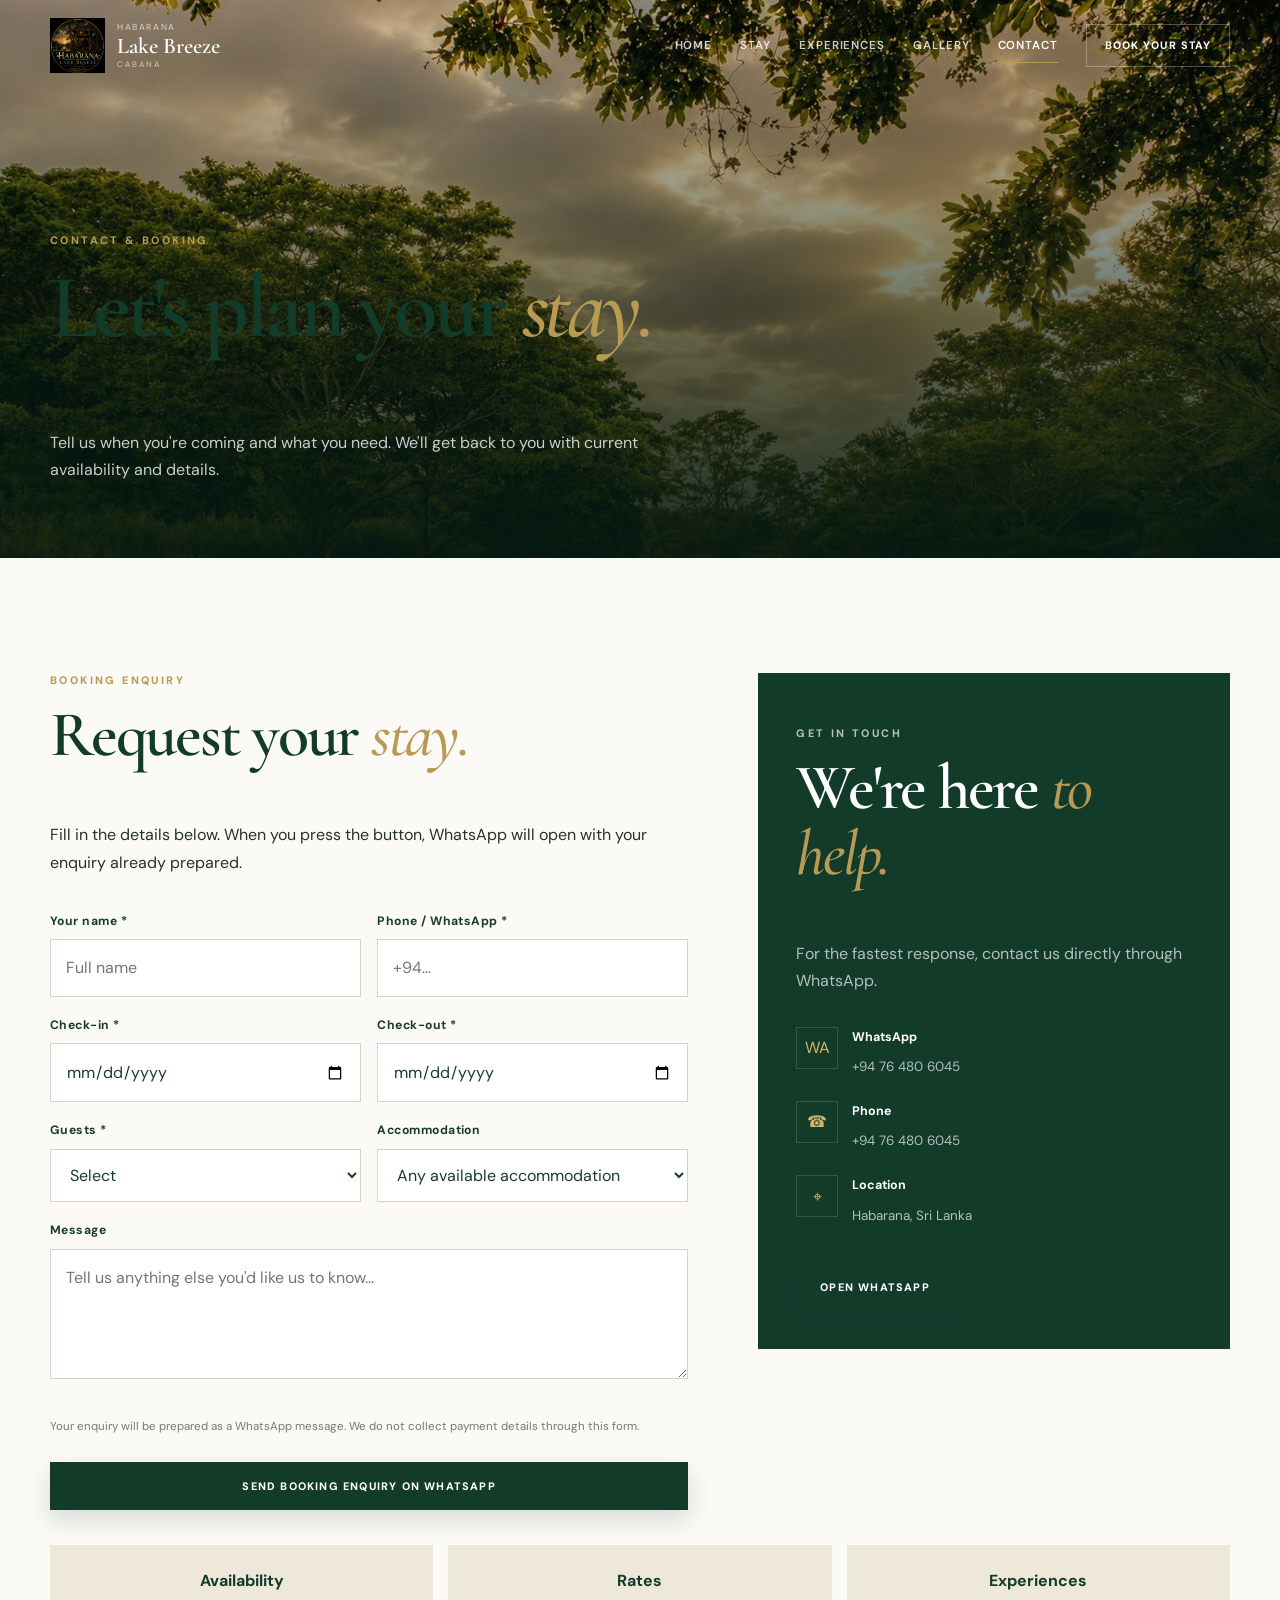
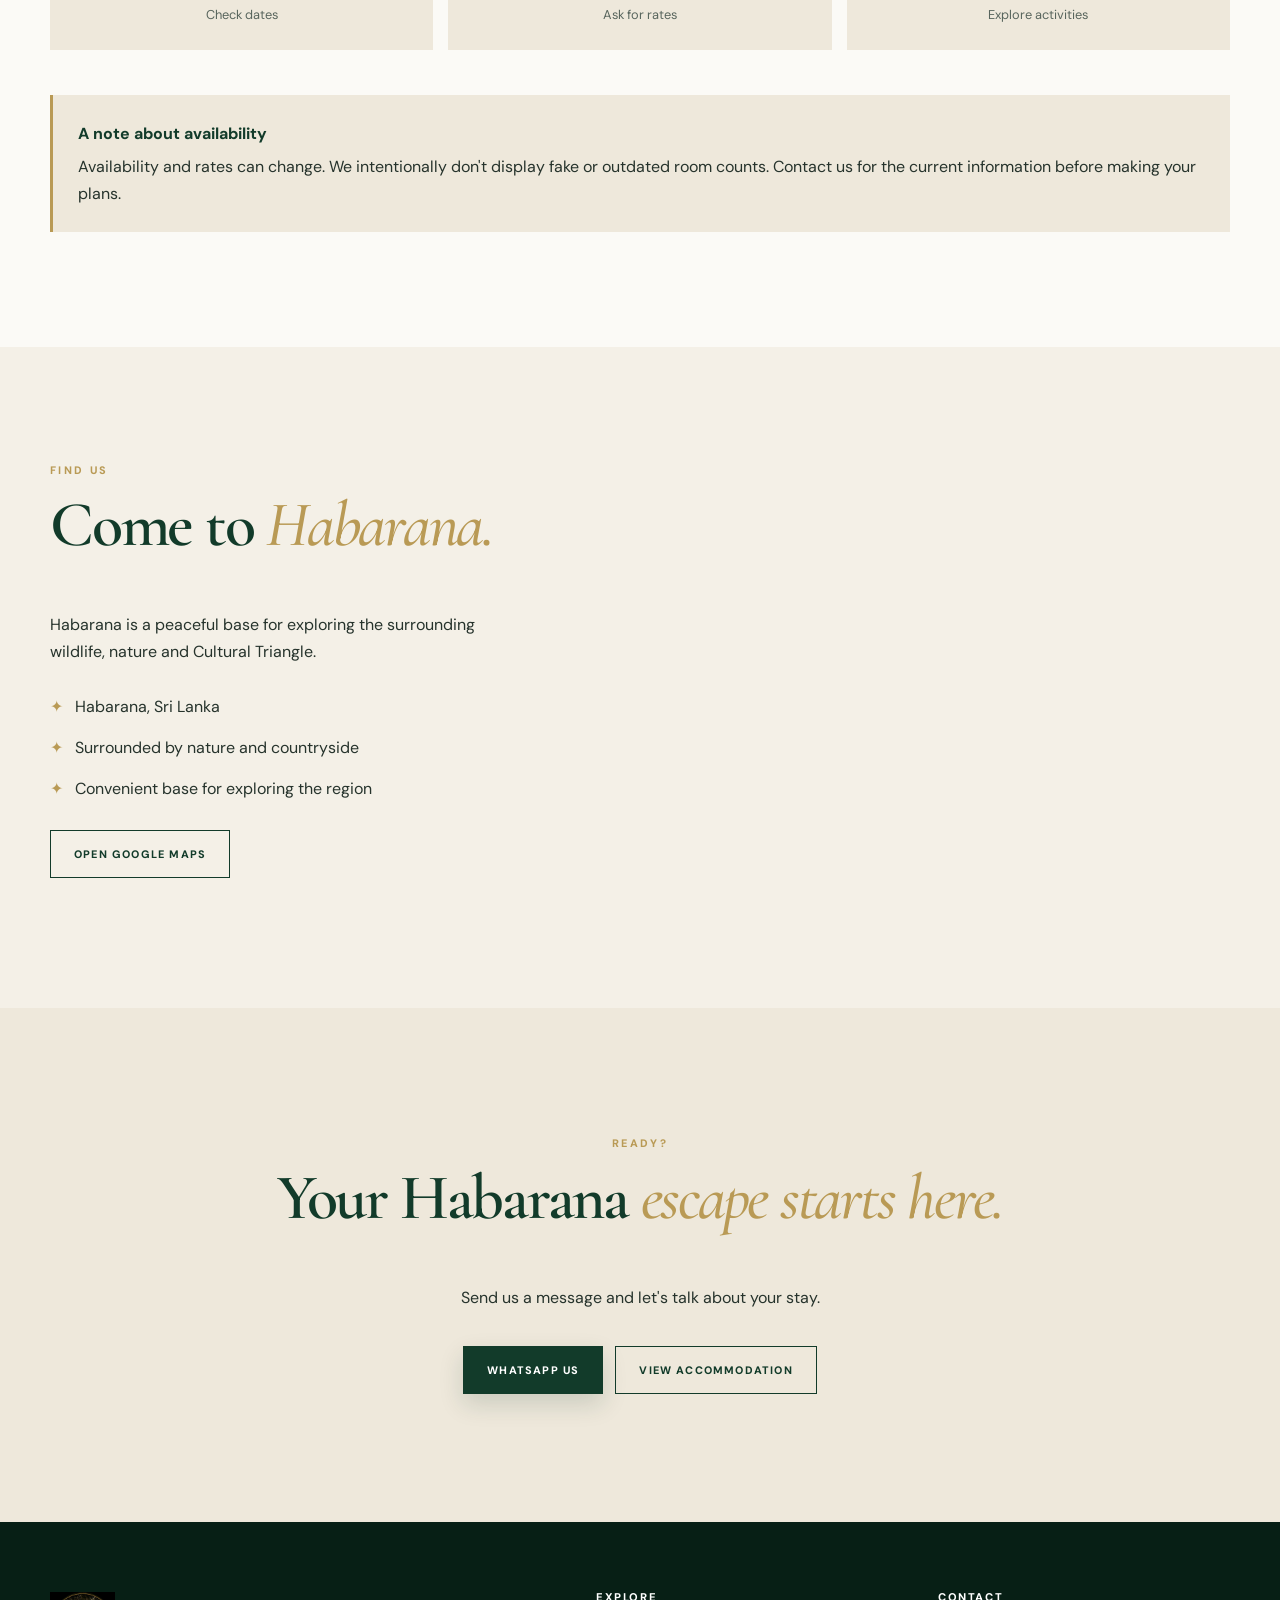
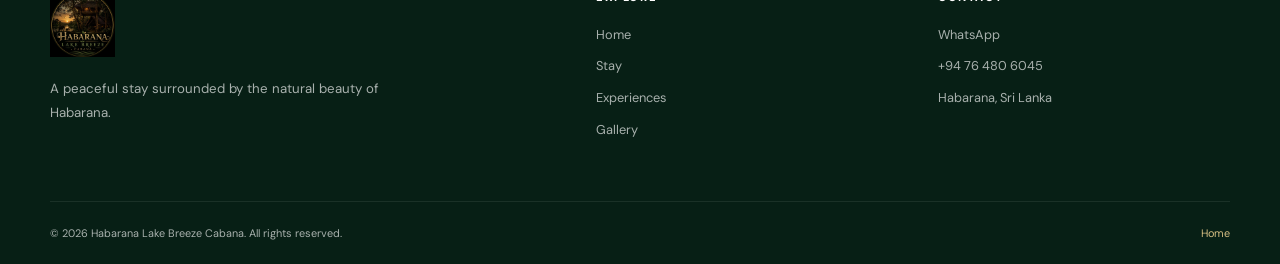
<file: contact.html>
<!DOCTYPE html>
<html lang="en">
<head>

    <meta charset="UTF-8">

    <meta
        name="viewport"
        content="width=device-width, initial-scale=1.0"
    >

    <meta
        name="description"
        content="Contact Habarana Lake Breeze Cabana for bookings, availability and enquiries."
    >

    <meta
        name="theme-color"
        content="#123b2a"
    >

    <title>
        Contact & Booking | Habarana Lake Breeze Cabana
    </title>

    <link rel="icon" href="favicon.png">

    <link
        rel="preconnect"
        href="https://fonts.googleapis.com"
    >

    <link
        rel="preconnect"
        href="https://fonts.gstatic.com"
        crossorigin
    >

    <link
        href="https://fonts.googleapis.com/css2?family=Cormorant+Garamond:wght@400;500;600;700&family=DM+Sans:wght@400;500;600;700&display=swap"
        rel="stylesheet"
    >

    <link
        rel="stylesheet"
        href="css/style.css"
    >

    <style>

        .page-hero {
            min-height: 62vh;
            position: relative;
            display: flex;
            align-items: flex-end;
            isolation: isolate;
            color: #fff;
        }

        .page-hero-image,
        .page-hero-overlay {
            position: absolute;
            inset: 0;
            z-index: -2;
        }

        .page-hero-image img {
            width: 100%;
            height: 100%;
            object-fit: cover;
        }

        .page-hero-overlay {
            z-index: -1;
            background:
                linear-gradient(
                    to top,
                    rgba(5,25,17,.92),
                    rgba(5,25,17,.15)
                );
        }

        .page-hero-content {
            padding-bottom: 75px;
        }

        .page-hero-content p:not(.eyebrow) {
            max-width: 650px;
            margin-top: 20px;
            color: rgba(255,255,255,.78);
        }


        /* BOOKING AREA */

        .booking-layout {
            display: grid;
            grid-template-columns: 1.15fr .85fr;
            gap: 70px;
            align-items: start;
        }

        .booking-copy p:not(.eyebrow) {
            margin-top: 20px;
        }

        .booking-form {
            margin-top: 35px;
            display: grid;
            gap: 18px;
        }

        .form-row {
            display: grid;
            grid-template-columns: 1fr 1fr;
            gap: 16px;
        }

        .form-group {
            display: grid;
            gap: 8px;
        }

        .form-group label {
            color: #183d2c;
            font-size: .76rem;
            font-weight: 700;
            letter-spacing: .04em;
        }

        .form-group input,
        .form-group select,
        .form-group textarea {
            width: 100%;
            border: 1px solid #d8d3c8;
            background: #fff;
            color: #183d2c;
            padding: 14px 15px;
            border-radius: 0;
            font: inherit;
            outline: none;
            transition:
                border-color .2s ease,
                box-shadow .2s ease;
        }

        .form-group textarea {
            min-height: 130px;
            resize: vertical;
        }

        .form-group input:focus,
        .form-group select:focus,
        .form-group textarea:focus {
            border-color: #52745f;
            box-shadow:
                0 0 0 3px rgba(82,116,95,.10);
        }

        .form-help {
            color: #727a73;
            font-size: .72rem;
        }

        .booking-form .btn {
            width: 100%;
            margin-top: 8px;
        }


        /* CONTACT CARD */

        .contact-card {
            padding: 38px;
            background: #123b2a;
            color: #fff;
            position: sticky;
            top: 110px;
        }

        .contact-card h2 {
            color: #fff;
        }

        .contact-card > p {
            color: rgba(255,255,255,.68);
            margin-top: 15px;
        }

        .contact-details {
            margin-top: 32px;
            display: grid;
            gap: 22px;
        }

        .contact-detail {
            display: grid;
            grid-template-columns: 42px 1fr;
            gap: 14px;
            align-items: start;
        }

        .contact-icon {
            width: 42px;
            height: 42px;
            display: grid;
            place-items: center;
            border: 1px solid rgba(255,255,255,.15);
            color: #d0b56f;
        }

        .contact-detail strong {
            display: block;
            color: #fff;
            font-size: .78rem;
            margin-bottom: 4px;
        }

        .contact-detail a,
        .contact-detail span {
            color: rgba(255,255,255,.68);
            font-size: .84rem;
        }

        .contact-detail a:hover {
            color: #fff;
        }


        /* QUICK ACTIONS */

        .quick-actions {
            display: grid;
            grid-template-columns: repeat(3, 1fr);
            gap: 15px;
            margin-top: 35px;
        }

        .quick-action {
            padding: 22px;
            background: #eee8db;
            text-align: center;
        }

        .quick-action strong {
            display: block;
            color: #123b2a;
            margin-bottom: 6px;
        }

        .quick-action a {
            color: #58655d;
            font-size: .8rem;
        }


        /* MAP */

        .location-section {
            background: #f4f0e7;
        }

        .location-grid {
            display: grid;
            grid-template-columns: .8fr 1.2fr;
            gap: 55px;
            align-items: stretch;
        }

        .location-copy p:not(.eyebrow) {
            margin-top: 18px;
        }

        .location-points {
            margin-top: 28px;
            display: grid;
            gap: 14px;
        }

        .location-point {
            display: flex;
            gap: 12px;
            align-items: flex-start;
        }

        .location-point::before {
            content: "✦";
            color: #b99a55;
            flex-shrink: 0;
        }

        .map-frame {
            min-height: 430px;
            border: 0;
            width: 100%;
        }


        /* TRUST NOTE */

        .booking-note {
            margin-top: 45px;
            padding: 25px;
            background: #eee8db;
            border-left: 3px solid #b99a55;
        }

        .booking-note strong {
            display: block;
            color: #123b2a;
            margin-bottom: 6px;
        }


        /* RESPONSIVE */

        @media (max-width: 900px) {

            .booking-layout,
            .location-grid {
                grid-template-columns: 1fr;
            }

            .contact-card {
                position: static;
            }

            .map-frame {
                min-height: 350px;
            }

        }

        @media (max-width: 600px) {

            .page-hero {
                min-height: 560px;
            }

            .page-hero-content {
                padding-bottom: 55px;
            }

            .form-row {
                grid-template-columns: 1fr;
            }

            .contact-card {
                padding: 28px 22px;
            }

            .quick-actions {
                grid-template-columns: 1fr;
            }

        }

    </style>

</head>


<body>


<!-- =====================================================
     HEADER
===================================================== -->

<header
    class="site-header"
    id="siteHeader"
>

    <div class="container header-inner">

        <a
            href="index.html"
            class="brand"
            aria-label="Habarana Lake Breeze Cabana home"
        >

            <img
                src="images/logo.png"
                alt="Habarana Lake Breeze Cabana logo"
                class="brand-logo"
            >

            <div class="brand-text">

                <span>Habarana</span>

                <strong>Lake Breeze</strong>

                <small>Cabana</small>

            </div>

        </a>


        <button
            class="menu-toggle"
            id="menuToggle"
            type="button"
            aria-label="Open navigation menu"
            aria-expanded="false"
        >

            <span></span>
            <span></span>
            <span></span>

        </button>


        <nav
            class="main-nav"
            id="mainNav"
            aria-label="Main navigation"
        >

            <a
                href="index.html"
                class="nav-link"
            >
                Home
            </a>

            <a
                href="rooms.html"
                class="nav-link"
            >
                Stay
            </a>

            <a
                href="activities.html"
                class="nav-link"
            >
                Experiences
            </a>

            <a
                href="gallery.html"
                class="nav-link"
            >
                Gallery
            </a>

            <a
                href="contact.html"
                class="nav-link active"
            >
                Contact
            </a>

            <a
                href="https://wa.me/94764806045"
                class="nav-book"
                target="_blank"
                rel="noopener noreferrer"
            >
                Book your stay
            </a>

        </nav>

    </div>

</header>


<main>


<!-- =====================================================
     HERO
===================================================== -->

<section class="page-hero">

    <div class="page-hero-image">

        <img
            src="images/hero.jpg"
            alt="Habarana Lake Breeze Cabana"
        >

    </div>


    <div class="page-hero-overlay"></div>


    <div class="container page-hero-content">

        <p class="eyebrow">
            Contact & booking
        </p>

        <h1>
            Let's plan your
            <span>stay.</span>
        </h1>

        <p>
            Tell us when you're coming and what
            you need. We'll get back to you with
            current availability and details.
        </p>

    </div>

</section>


<!-- =====================================================
     BOOKING FORM
===================================================== -->

<section class="section">

    <div class="container">

        <div class="booking-layout">


            <div class="booking-copy">

                <p class="eyebrow">
                    Booking enquiry
                </p>

                <h2>
                    Request your
                    <span>stay.</span>
                </h2>

                <p>
                    Fill in the details below. When you
                    press the button, WhatsApp will open
                    with your enquiry already prepared.
                </p>


                <form
                    class="booking-form"
                    id="bookingForm"
                >


                    <div class="form-row">

                        <div class="form-group">

                            <label for="guestName">
                                Your name *
                            </label>

                            <input
                                id="guestName"
                                name="guestName"
                                type="text"
                                placeholder="Full name"
                                autocomplete="name"
                                required
                            >

                        </div>


                        <div class="form-group">

                            <label for="guestPhone">
                                Phone / WhatsApp *
                            </label>

                            <input
                                id="guestPhone"
                                name="guestPhone"
                                type="tel"
                                placeholder="+94..."
                                autocomplete="tel"
                                required
                            >

                        </div>

                    </div>


                    <div class="form-row">

                        <div class="form-group">

                            <label for="checkIn">
                                Check-in *
                            </label>

                            <input
                                id="checkIn"
                                name="checkIn"
                                type="date"
                                required
                            >

                        </div>


                        <div class="form-group">

                            <label for="checkOut">
                                Check-out *
                            </label>

                            <input
                                id="checkOut"
                                name="checkOut"
                                type="date"
                                required
                            >

                        </div>

                    </div>


                    <div class="form-row">

                        <div class="form-group">

                            <label for="guests">
                                Guests *
                            </label>

                            <select
                                id="guests"
                                name="guests"
                                required
                            >

                                <option value="">
                                    Select
                                </option>

                                <option value="1">
                                    1 guest
                                </option>

                                <option value="2">
                                    2 guests
                                </option>

                                <option value="3">
                                    3 guests
                                </option>

                                <option value="4">
                                    4 guests
                                </option>

                                <option value="5">
                                    5 guests
                                </option>

                                <option value="6+">
                                    6+ guests
                                </option>

                            </select>

                        </div>


                        <div class="form-group">

                            <label for="stayType">
                                Accommodation
                            </label>

                            <select
                                id="stayType"
                                name="stayType"
                            >

                                <option value="Any available accommodation">
                                    Any available accommodation
                                </option>

                                <option value="Lakeside Cabana">
                                    Lakeside Cabana
                                </option>

                            </select>

                        </div>

                    </div>


                    <div class="form-group">

                        <label for="message">
                            Message
                        </label>

                        <textarea
                            id="message"
                            name="message"
                            placeholder="Tell us anything else you'd like us to know..."
                        ></textarea>

                    </div>


                    <p class="form-help">
                        Your enquiry will be prepared as a
                        WhatsApp message. We do not collect
                        payment details through this form.
                    </p>


                    <button
                        type="submit"
                        class="btn btn-primary"
                    >
                        Send booking enquiry on WhatsApp
                    </button>

                </form>

            </div>


            <!-- CONTACT CARD -->

            <aside class="contact-card">

                <p class="eyebrow">
                    Get in touch
                </p>

                <h2>
                    We're here
                    <span>to help.</span>
                </h2>

                <p>
                    For the fastest response, contact us
                    directly through WhatsApp.
                </p>


                <div class="contact-details">


                    <div class="contact-detail">

                        <div class="contact-icon">
                            WA
                        </div>

                        <div>

                            <strong>
                                WhatsApp
                            </strong>

                            <a
                                href="https://wa.me/94764806045"
                                target="_blank"
                                rel="noopener noreferrer"
                            >
                                +94 76 480 6045
                            </a>

                        </div>

                    </div>


                    <div class="contact-detail">

                        <div class="contact-icon">
                            ☎
                        </div>

                        <div>

                            <strong>
                                Phone
                            </strong>

                            <a href="tel:+94764806045">
                                +94 76 480 6045
                            </a>

                        </div>

                    </div>


                    <div class="contact-detail">

                        <div class="contact-icon">
                            ⌖
                        </div>

                        <div>

                            <strong>
                                Location
                            </strong>

                            <span>
                                Habarana, Sri Lanka
                            </span>

                        </div>

                    </div>


                </div>


                <div class="hero-actions">

                    <a
                        href="https://wa.me/94764806045"
                        class="btn btn-primary"
                        target="_blank"
                        rel="noopener noreferrer"
                    >
                        Open WhatsApp
                    </a>

                </div>

            </aside>

        </div>


        <!-- QUICK ACTIONS -->

        <div class="quick-actions">

            <div class="quick-action">

                <strong>
                    Availability
                </strong>

                <a
                    href="https://wa.me/94764806045?text=Hello%2C%20could%20you%20please%20tell%20me%20your%20current%20room%20availability%3F"
                    target="_blank"
                    rel="noopener noreferrer"
                >
                    Check dates
                </a>

            </div>


            <div class="quick-action">

                <strong>
                    Rates
                </strong>

                <a
                    href="https://wa.me/94764806045?text=Hello%2C%20could%20you%20please%20send%20me%20your%20current%20room%20rates%3F"
                    target="_blank"
                    rel="noopener noreferrer"
                >
                    Ask for rates
                </a>

            </div>


            <div class="quick-action">

                <strong>
                    Experiences
                </strong>

                <a
                    href="activities.html"
                >
                    Explore activities
                </a>

            </div>

        </div>


        <div class="booking-note">

            <strong>
                A note about availability
            </strong>

            <p>
                Availability and rates can change.
                We intentionally don't display fake
                or outdated room counts. Contact us
                for the current information before
                making your plans.
            </p>

        </div>

    </div>

</section>


<!-- =====================================================
     LOCATION
===================================================== -->

<section class="section location-section">

    <div class="container">

        <div class="location-grid">


            <div class="location-copy">

                <p class="eyebrow">
                    Find us
                </p>

                <h2>
                    Come to
                    <span>Habarana.</span>
                </h2>

                <p>
                    Habarana is a peaceful base for
                    exploring the surrounding wildlife,
                    nature and Cultural Triangle.
                </p>


                <div class="location-points">

                    <div class="location-point">
                        Habarana, Sri Lanka
                    </div>

                    <div class="location-point">
                        Surrounded by nature and countryside
                    </div>

                    <div class="location-point">
                        Convenient base for exploring the region
                    </div>

                </div>


                <br>

                <a
                    href="https://www.google.com/maps/search/?api=1&query=Habarana%20Sri%20Lanka"
                    class="btn btn-outline-dark"
                    target="_blank"
                    rel="noopener noreferrer"
                >
                    Open Google Maps
                </a>

            </div>


            <iframe
                class="map-frame"
                title="Map of Habarana, Sri Lanka"
                src="https://www.google.com/maps?q=Habarana%2C%20Sri%20Lanka&output=embed"
                loading="lazy"
                referrerpolicy="no-referrer-when-downgrade"
            ></iframe>

        </div>

    </div>

</section>


<!-- =====================================================
     FINAL CTA
===================================================== -->

<section class="booking-cta">

    <div class="container">

        <p class="eyebrow">
            Ready?
        </p>

        <h2>
            Your Habarana
            <span>escape starts here.</span>
        </h2>

        <p>
            Send us a message and let's talk about
            your stay.
        </p>


        <div
            class="hero-actions"
            style="justify-content:center;"
        >

            <a
                href="https://wa.me/94764806045"
                class="btn btn-primary"
                target="_blank"
                rel="noopener noreferrer"
            >
                WhatsApp us
            </a>

            <a
                href="rooms.html"
                class="btn btn-outline-dark"
            >
                View accommodation
            </a>

        </div>

    </div>

</section>


</main>


<!-- =====================================================
     FOOTER
===================================================== -->

<footer class="site-footer">

    <div class="container footer-grid">

        <div class="footer-brand">

            <img
                src="images/logo.png"
                alt="Habarana Lake Breeze Cabana"
            >

            <p>
                A peaceful stay surrounded by
                the natural beauty of Habarana.
            </p>

        </div>


        <div class="footer-column">

            <h3>
                Explore
            </h3>

            <a href="index.html">
                Home
            </a>

            <a href="rooms.html">
                Stay
            </a>

            <a href="activities.html">
                Experiences
            </a>

            <a href="gallery.html">
                Gallery
            </a>

        </div>


        <div class="footer-column">

            <h3>
                Contact
            </h3>

            <a
                href="https://wa.me/94764806045"
                target="_blank"
                rel="noopener noreferrer"
            >
                WhatsApp
            </a>

            <a href="tel:+94764806045">
                +94 76 480 6045
            </a>

            <a href="contact.html">
                Habarana, Sri Lanka
            </a>

        </div>

    </div>


    <div class="container footer-bottom">

        <p>
            © <span id="currentYear"></span>
            Habarana Lake Breeze Cabana.
            All rights reserved.
        </p>

        <a href="index.html">
            Home
        </a>

    </div>

</footer>


<button
    class="back-to-top"
    id="backToTop"
    type="button"
    aria-label="Back to top"
>
    ↑
</button>


<script src="js/script.js"></script>


<!-- =====================================================
     BOOKING FORM JAVASCRIPT
===================================================== -->

<script>

"use strict";


const bookingForm =
    document.getElementById("bookingForm");

const checkIn =
    document.getElementById("checkIn");

const checkOut =
    document.getElementById("checkOut");


/* Today's date */

const today =
    new Date();

const todayString =
    today.toISOString().split("T")[0];


checkIn.min = todayString;

checkOut.min = todayString;


/* Keep checkout after check-in */

checkIn.addEventListener(
    "change",
    () => {

        if (!checkIn.value) {
            return;
        }

        checkOut.min =
            checkIn.value;

        if (
            checkOut.value &&
            checkOut.value <= checkIn.value
        ) {
            checkOut.value = "";
        }

    }
);


/* Submit */

bookingForm.addEventListener(
    "submit",
    event => {

        event.preventDefault();


        if (
            !bookingForm.checkValidity()
        ) {

            bookingForm.reportValidity();

            return;

        }


        const name =
            document
                .getElementById("guestName")
                .value
                .trim();

        const phone =
            document
                .getElementById("guestPhone")
                .value
                .trim();

        const arrival =
            checkIn.value;

        const departure =
            checkOut.value;

        const guests =
            document
                .getElementById("guests")
                .value;

        const accommodation =
            document
                .getElementById("stayType")
                .value;

        const message =
            document
                .getElementById("message")
                .value
                .trim();


        if (
            departure <= arrival
        ) {

            alert(
                "Please choose a check-out date after your check-in date."
            );

            return;

        }


        const formattedArrival =
            new Date(
                arrival + "T00:00:00"
            ).toLocaleDateString(
                "en-GB",
                {
                    day: "2-digit",
                    month: "short",
                    year: "numeric"
                }
            );


        const formattedDeparture =
            new Date(
                departure + "T00:00:00"
            ).toLocaleDateString(
                "en-GB",
                {
                    day: "2-digit",
                    month: "short",
                    year: "numeric"
                }
            );


        let whatsappMessage =
`Hello Habarana Lake Breeze Cabana!

I'd like to make a booking enquiry.

Name: ${name}
Phone / WhatsApp: ${phone}

Check-in: ${formattedArrival}
Check-out: ${formattedDeparture}

Guests: ${guests}
Accommodation: ${accommodation}`;


        if (message) {

            whatsappMessage +=
                `\n\nAdditional message:\n${message}`;

        }


        whatsappMessage +=
            `\n\nPlease let me know the current availability and rate. Thank you!`;


        const whatsappURL =
            "https://wa.me/94764806045?text=" +
            encodeURIComponent(
                whatsappMessage
            );


        window.open(
            whatsappURL,
            "_blank",
            "noopener,noreferrer"
        );

    }
);

</script>

</body>
      </html>
</file>
<file: css/style.css>
/* =========================================================
   HABARANA LAKE BREEZE CABANA
   MASTER STYLESHEET
========================================================= */


/* =========================================================
   1. VARIABLES
========================================================= */

:root {

    --green-950: #071f15;
    --green-900: #0b2a1c;
    --green-800: #123b2a;
    --green-700: #1d5039;
    --green-600: #35634c;

    --cream: #f7f4ec;
    --cream-dark: #eee8db;
    --ivory: #fbfaf6;

    --gold: #b99a55;
    --gold-light: #d4bd82;

    --text: #26332c;
    --text-soft: #69746d;
    --text-light: #8a918b;

    --white: #ffffff;

    --border: #ddd9cf;

    --shadow-small:
        0 8px 30px rgba(7, 31, 21, .07);

    --shadow-medium:
        0 20px 60px rgba(7, 31, 21, .10);

    --shadow-large:
        0 30px 90px rgba(7, 31, 21, .14);

    --container: 1180px;

    --radius-small: 2px;

    --transition:
        250ms cubic-bezier(.2,.7,.2,1);

}


/* =========================================================
   2. RESET
========================================================= */

*,
*::before,
*::after {
    box-sizing: border-box;
}


html {
    scroll-behavior: smooth;

    -webkit-text-size-adjust: 100%;
}


body {
    margin: 0;

    background: var(--ivory);

    color: var(--text);

    font-family:
        "DM Sans",
        Arial,
        sans-serif;

    font-size: 16px;

    line-height: 1.7;

    overflow-x: hidden;
}


body.menu-open {
    overflow: hidden;
}


img {
    display: block;

    max-width: 100%;
}


button,
input,
select,
textarea {
    font: inherit;
}


button {
    cursor: pointer;
}


a {
    color: inherit;

    text-decoration: none;
}


p,
h1,
h2,
h3,
h4 {
    margin-top: 0;
}


p {
    margin-bottom: 0;
}


::selection {
    background: var(--green-800);

    color: var(--white);
}


/* =========================================================
   3. ACCESSIBILITY
========================================================= */

:focus-visible {
    outline:
        3px solid var(--gold);

    outline-offset: 4px;
}


@media (prefers-reduced-motion: reduce) {

    html {
        scroll-behavior: auto;
    }

    *,
    *::before,
    *::after {
        animation-duration: .01ms !important;
        animation-iteration-count: 1 !important;
        transition-duration: .01ms !important;
    }

}


/* =========================================================
   4. GLOBAL CONTAINER
========================================================= */

.container {
    width: min(
        calc(100% - 40px),
        var(--container)
    );

    margin-inline: auto;
}


.section {
    padding:
        clamp(75px, 9vw, 125px)
        0;
}


/* =========================================================
   5. TYPOGRAPHY
========================================================= */

h1,
h2,
h3,
h4 {
    font-family:
        "Cormorant Garamond",
        Georgia,
        serif;

    font-weight: 600;

    color: var(--green-800);

    line-height: 1.03;
}


h1 {
    font-size:
        clamp(3.2rem, 7vw, 6.4rem);

    letter-spacing: -.045em;
}


h2 {
    font-size:
        clamp(2.5rem, 5vw, 4.5rem);

    letter-spacing: -.035em;
}


h3 {
    font-size:
        clamp(1.55rem, 2.5vw, 2.2rem);
}


h1 span,
h2 span {
    color: var(--gold);

    font-style: italic;

    font-weight: 500;
}


.eyebrow {
    margin-bottom: 15px;

    color: var(--gold);

    font-size: .68rem;

    font-weight: 800;

    letter-spacing: .22em;

    line-height: 1.3;

    text-transform: uppercase;
}


/* =========================================================
   6. HEADER
========================================================= */

.site-header {
    position: fixed;

    top: 0;
    left: 0;
    right: 0;

    z-index: 2000;

    padding: 18px 0;

    color: var(--white);

    transition:
        background var(--transition),
        box-shadow var(--transition),
        padding var(--transition);
}


.site-header.scrolled {
    padding: 11px 0;

    background:
        rgba(7,31,21,.96);

    box-shadow:
        0 8px 35px rgba(0,0,0,.13);

    backdrop-filter: blur(12px);
}


.header-inner {
    display: flex;

    align-items: center;

    justify-content: space-between;

    gap: 25px;
}


/* Brand */

.brand {
    display: inline-flex;

    align-items: center;

    gap: 12px;

    flex-shrink: 0;
}


.brand-logo {
    width: 55px;
    height: 55px;

    object-fit: contain;
}


.brand-text {
    display: flex;

    flex-direction: column;

    line-height: 1;
}


.brand-text span {
    font-size: .55rem;

    letter-spacing: .18em;

    text-transform: uppercase;

    opacity: .7;
}


.brand-text strong {
    margin: 3px 0;

    font-family:
        "Cormorant Garamond",
        Georgia,
        serif;

    font-size: 1.4rem;

    font-weight: 600;
}


.brand-text small {
    font-size: .5rem;

    letter-spacing: .24em;

    text-transform: uppercase;

    opacity: .65;
}


/* Navigation */

.main-nav {
    display: flex;

    align-items: center;

    gap: 28px;
}


.nav-link {
    position: relative;

    color: rgba(255,255,255,.78);

    font-size: .72rem;

    font-weight: 600;

    letter-spacing: .08em;

    text-transform: uppercase;

    transition:
        color var(--transition);
}


.nav-link::after {
    content: "";

    position: absolute;

    left: 0;
    right: 100%;
    bottom: -8px;

    height: 1px;

    background: var(--gold);

    transition:
        right var(--transition);
}


.nav-link:hover,
.nav-link.active {
    color: var(--white);
}


.nav-link:hover::after,
.nav-link.active::after {
    right: 0;
}


.nav-book {
    padding:
        11px 18px;

    border:
        1px solid rgba(255,255,255,.28);

    color: var(--white);

    font-size: .67rem;

    font-weight: 800;

    letter-spacing: .1em;

    text-transform: uppercase;

    transition:
        background var(--transition),
        border-color var(--transition);
}


.nav-book:hover {
    background: var(--gold);

    border-color: var(--gold);
}


/* Mobile menu button */

.menu-toggle {
    display: none;

    width: 46px;
    height: 46px;

    padding: 0;

    border: 1px solid rgba(255,255,255,.3);

    background: transparent;

    color: var(--white);
}


.menu-toggle span {
    display: block;

    width: 19px;
    height: 1px;

    margin: 5px auto;

    background: currentColor;

    transition:
        transform var(--transition),
        opacity var(--transition);
}


.menu-toggle.active span:nth-child(1) {
    transform:
        translateY(6px)
        rotate(45deg);
}


.menu-toggle.active span:nth-child(2) {
    opacity: 0;
}


.menu-toggle.active span:nth-child(3) {
    transform:
        translateY(-6px)
        rotate(-45deg);
}


/* =========================================================
   7. HERO
========================================================= */

.hero {
    position: relative;

    min-height: 100svh;

    display: flex;

    align-items: center;

    isolation: isolate;

    color: var(--white);
}


.hero::before {
    content: "";

    position: absolute;

    inset: 0;

    z-index: -2;

    background:
        linear-gradient(
            90deg,
            rgba(5,25,17,.82),
            rgba(5,25,17,.28)
        );
}


.hero-content {
    max-width: 850px;

    padding-top: 100px;
}


.hero .eyebrow {
    color: var(--gold-light);
}


.hero h1 {
    color: var(--white);

    max-width: 900px;
}


.hero-text {
    max-width: 650px;

    margin-top: 25px;

    color: rgba(255,255,255,.78);

    font-size:
        clamp(.95rem, 1.4vw, 1.15rem);
}


.hero-actions {
    display: flex;

    flex-wrap: wrap;

    gap: 12px;

    margin-top: 35px;
}


/* =========================================================
   8. BUTTONS
========================================================= */

.btn {
    display: inline-flex;

    align-items: center;

    justify-content: center;

    min-height: 48px;

    padding:
        12px 23px;

    border: 1px solid transparent;

    font-size: .68rem;

    font-weight: 800;

    letter-spacing: .11em;

    text-transform: uppercase;

    transition:
        transform var(--transition),
        background var(--transition),
        border-color var(--transition),
        color var(--transition),
        box-shadow var(--transition);
}


.btn:hover {
    transform: translateY(-2px);
}


.btn-primary {
    background: var(--green-800);

    border-color: var(--green-800);

    color: var(--white);

    box-shadow:
        0 10px 25px rgba(18,59,42,.16);
}


.btn-primary:hover {
    background: var(--green-950);

    border-color: var(--green-950);
}


.btn-outline {
    border-color: rgba(255,255,255,.4);

    color: var(--white);
}


.btn-outline:hover {
    background: rgba(255,255,255,.1);

    border-color: var(--white);
}


.btn-outline-dark {
    border-color: var(--green-800);

    color: var(--green-800);
}


.btn-outline-dark:hover {
    background: var(--green-800);

    color: var(--white);
}


/* =========================================================
   9. GENERAL CARDS
========================================================= */

.card {
    background: var(--white);

    box-shadow: var(--shadow-small);
}


.card-image {
    overflow: hidden;
}


.card-image img {
    width: 100%;

    height: 100%;

    object-fit: cover;

    transition:
        transform 700ms ease;
}


.card:hover .card-image img {
    transform: scale(1.04);
}


/* =========================================================
   10. ROOM / ACCOMMODATION SECTIONS
========================================================= */

.rooms-grid {
    display: grid;

    grid-template-columns:
        repeat(3, 1fr);

    gap: 22px;
}


.room-card {
    overflow: hidden;

    background: var(--white);

    box-shadow: var(--shadow-small);
}


.room-card-image {
    aspect-ratio: 4 / 3;

    overflow: hidden;
}


.room-card-image img {
    width: 100%;
    height: 100%;

    object-fit: cover;

    transition:
        transform 700ms ease;
}


.room-card:hover
.room-card-image img {
    transform: scale(1.045);
}


.room-card-content {
    padding: 28px;
}


.room-card-content p {
    margin-top: 12px;

    color: var(--text-soft);

    font-size: .88rem;
}


.room-meta {
    display: flex;

    flex-wrap: wrap;

    gap: 10px 18px;

    margin-top: 20px;

    padding-top: 17px;

    border-top:
        1px solid var(--border);

    color: var(--text-soft);

    font-size: .73rem;
}


.room-card .btn {
    margin-top: 24px;
}


/* =========================================================
   11. FEATURED SECTIONS
========================================================= */

.split-section {
    display: grid;

    grid-template-columns:
        1fr 1fr;

    min-height: 600px;
}


.split-image {
    overflow: hidden;
}


.split-image img {
    width: 100%;
    height: 100%;

    object-fit: cover;
}


.split-content {
    display: flex;

    flex-direction: column;

    justify-content: center;

    padding:
        clamp(40px, 7vw, 100px);
}


.split-content p:not(.eyebrow) {
    margin-top: 20px;

    color: var(--text-soft);

    max-width: 580px;
}


/* =========================================================
   12. CTA
========================================================= */

.booking-cta {
    padding:
        clamp(80px, 10vw, 130px)
        20px;

    text-align: center;

    background: var(--cream-dark);
}


.booking-cta h2 {
    max-width: 850px;

    margin-inline: auto;
}


.booking-cta > p:not(.eyebrow) {
    max-width: 650px;

    margin:
        20px auto 0;

    color: var(--text-soft);
}


.booking-cta .hero-actions {
    justify-content: center;
}


/* =========================================================
   13. FOOTER
========================================================= */

.site-footer {
    background: var(--green-950);

    color: rgba(255,255,255,.65);

    padding-top: 70px;
}


.footer-grid {
    display: grid;

    grid-template-columns:
        1.7fr 1fr 1fr;

    gap: 50px;

    padding-bottom: 60px;
}


.footer-brand img {
    width: 65px;

    height: 65px;

    object-fit: contain;

    margin-bottom: 20px;
}


.footer-brand p {
    max-width: 330px;

    font-size: .83rem;

    line-height: 1.8;
}


.footer-column {
    display: flex;

    flex-direction: column;

    align-items: flex-start;

    gap: 10px;
}


.footer-column h3 {
    color: var(--white);

    font-family:
        "DM Sans",
        Arial,
        sans-serif;

    font-size: .7rem;

    font-weight: 800;

    letter-spacing: .14em;

    text-transform: uppercase;

    margin-bottom: 10px;
}


.footer-column a {
    font-size: .8rem;

    transition:
        color var(--transition);
}


.footer-column a:hover {
    color: var(--gold-light);
}


.footer-bottom {
    display: flex;

    justify-content: space-between;

    align-items: center;

    gap: 20px;

    padding:
        22px 0;

    border-top:
        1px solid rgba(255,255,255,.08);

    font-size: .68rem;
}


.footer-bottom a {
    color: var(--gold-light);
}


/* =========================================================
   14. BACK TO TOP
========================================================= */

.back-to-top {
    position: fixed;

    right: 20px;
    bottom: 20px;

    z-index: 1500;

    width: 45px;
    height: 45px;

    border: 1px solid var(--green-800);

    background: var(--white);

    color: var(--green-800);

    box-shadow: var(--shadow-small);

    opacity: 0;

    visibility: hidden;

    transform:
        translateY(15px);

    transition:
        opacity var(--transition),
        visibility var(--transition),
        transform var(--transition);
}


.back-to-top.visible {
    opacity: 1;

    visibility: visible;

    transform: translateY(0);
}


.back-to-top:hover {
    background: var(--green-800);

    color: var(--white);
}


/* =========================================================
   15. IMAGE FALLBACK
========================================================= */

.image-error {
    min-height: 150px;

    background:
        linear-gradient(
            135deg,
            var(--cream-dark),
            #d9d5ca
        );

    object-fit: none;
}


/* =========================================================
   16. LOADING / JS READY
========================================================= */

.js-ready body {
    opacity: 1;
}


/* =========================================================
   17. MOBILE NAVIGATION
========================================================= */

@media (max-width: 900px) {

    .menu-toggle {
        display: block;
    }


    .main-nav {
        position: fixed;

        top: 0;
        right: 0;
        bottom: 0;

        width: min(
            340px,
            88vw
        );

        padding:
            105px 35px 35px;

        display: flex;

        flex-direction: column;

        align-items: flex-start;

        justify-content: flex-start;

        gap: 24px;

        background:
            var(--green-950);

        box-shadow:
            -20px 0 70px rgba(0,0,0,.2);

        transform:
            translateX(105%);

        visibility: hidden;

        transition:
            transform 350ms ease,
            visibility 350ms ease;
    }


    .main-nav.open {
        transform:
            translateX(0);

        visibility: visible;
    }


    .main-nav .nav-link {
        font-size: .85rem;
    }


    .nav-book {
        width: 100%;

        text-align: center;

        margin-top: 10px;
    }


    .rooms-grid {
        grid-template-columns:
            repeat(2, 1fr);
    }


    .split-section {
        grid-template-columns: 1fr;
    }


    .split-image {
        min-height: 420px;
    }


    .footer-grid {
        grid-template-columns:
            1.4fr 1fr;
    }

}


/* =========================================================
   18. TABLET
========================================================= */

@media (max-width: 700px) {

    .container {
        width:
            min(
                calc(100% - 30px),
                var(--container)
            );
    }


    .section {
        padding:
            70px 0;
    }


    .rooms-grid {
        grid-template-columns: 1fr;
    }


    .footer-grid {
        grid-template-columns: 1fr;
    }


    .footer-bottom {
        flex-direction: column;

        align-items: flex-start;
    }


    .brand-logo {
        width: 48px;
        height: 48px;
    }


    .brand-text strong {
        font-size: 1.15rem;
    }

}


/* =========================================================
   19. MOBILE
========================================================= */

@media (max-width: 500px) {

    body {
        font-size: 15px;
    }


    .site-header {
        padding: 13px 0;
    }


    .site-header.scrolled {
        padding: 9px 0;
    }


    .hero-content {
        padding-top: 110px;
    }


    .hero-actions {
        flex-direction: column;

        align-items: stretch;
    }


    .hero-actions .btn {
        width: 100%;
    }


    .btn {
        width: 100%;
    }


    .split-image {
        min-height: 320px;
    }


    .split-content {
        padding:
            55px 25px;
    }


    .footer-brand img {
        width: 55px;
        height: 55px;
    }


    .back-to-top {
        right: 14px;
        bottom: 14px;
    }

}


/* =========================================================
   20. VERY SMALL SCREENS
========================================================= */

@media (max-width: 360px) {

    .container {
        width:
            calc(100% - 24px);
    }


    .brand-text {
        display: none;
    }


    h1 {
        font-size: 3rem;
    }


    h2 {
        font-size: 2.4rem;
    }

  }
</file>
